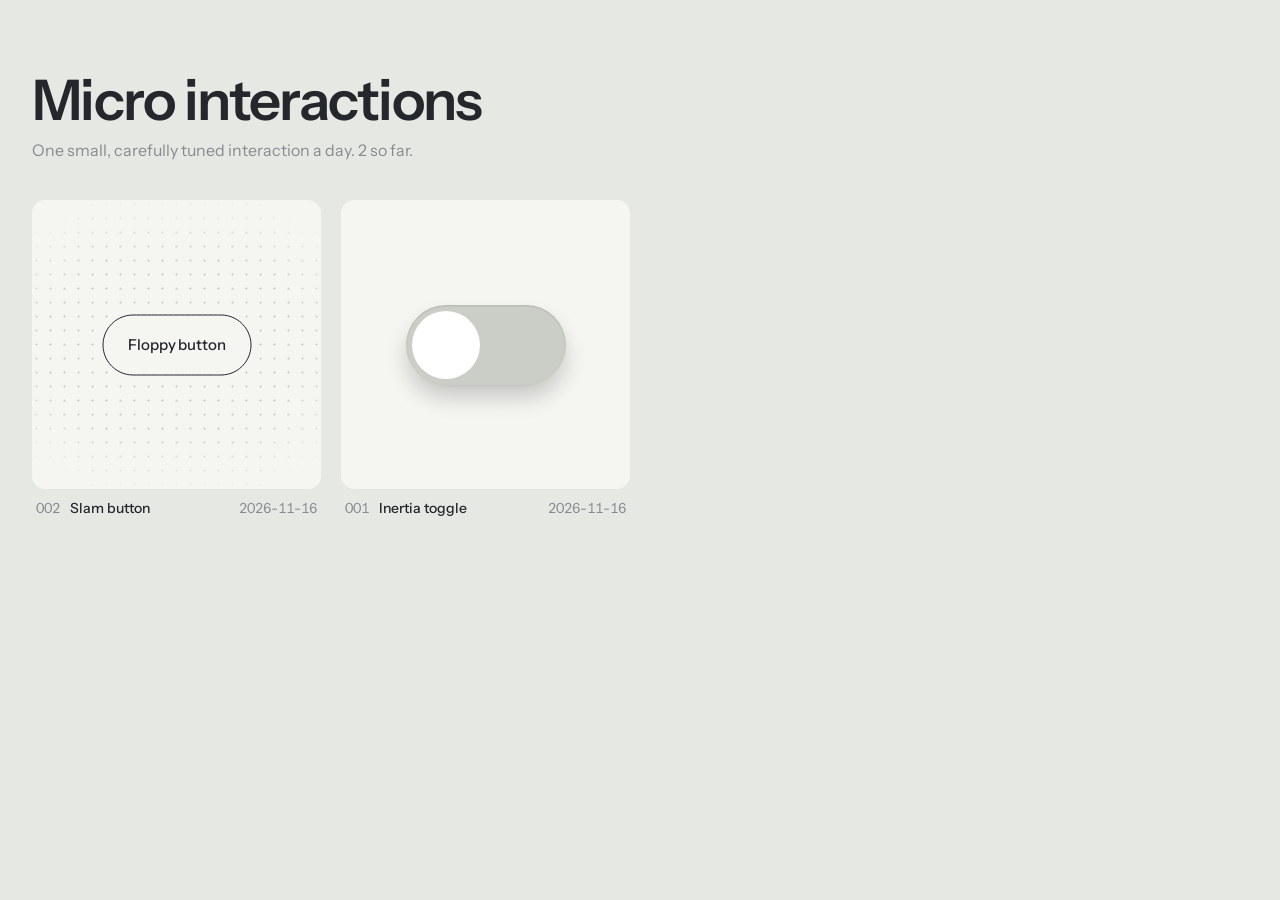
<file: index.html>
<!doctype html>
<html lang="en">
<head>
<meta charset="utf-8">
<meta name="viewport" content="width=device-width, initial-scale=1">
<title>Micro interactions</title>
<link rel="preconnect" href="https://fonts.googleapis.com">
<link rel="preconnect" href="https://fonts.gstatic.com" crossorigin>
<link href="https://fonts.googleapis.com/css2?family=Instrument+Sans:wght@400;500;600&display=swap" rel="stylesheet">
<link rel="stylesheet" href="shared/tokens.css">
<style>
  body {
    background: var(--ground);
    color: var(--ink);
    font-family: var(--font);
    -webkit-font-smoothing: antialiased;
  }
  header {
    max-width: 1400px;
    margin: 0 auto;
    padding: clamp(32px, 6vw, 72px) clamp(16px, 3vw, 32px) clamp(24px, 4vw, 40px);
  }
  h1 {
    margin: 0;
    font-size: clamp(32px, 5vw, 56px);
    font-weight: 600;
    letter-spacing: -0.03em;
    line-height: 1;
  }
  header p {
    margin: 12px 0 0;
    color: var(--muted);
    font-size: 16px;
    max-width: 52ch;
  }
  main {
    max-width: 1400px;
    margin: 0 auto;
    padding: 0 clamp(16px, 3vw, 32px) 80px;
    display: grid;
    grid-template-columns: repeat(auto-fill, minmax(280px, 1fr));
    gap: clamp(12px, 1.6vw, 20px);
  }
  figure { margin: 0; }
  .frame {
    aspect-ratio: var(--cell-ratio);
    border-radius: var(--cell-radius);
    overflow: hidden;
    background: var(--cell);
  }
  .frame iframe {
    display: block;
    width: 100%;
    height: 100%;
    border: 0;
    background: transparent;
  }
  figcaption {
    display: flex;
    align-items: baseline;
    gap: 10px;
    padding: 10px 4px 0;
    font-size: 14px;
  }
  .num { color: var(--muted); font-variant-numeric: tabular-nums; }
  figcaption a { color: var(--ink); text-decoration: none; font-weight: 500; }
  figcaption a:hover { text-decoration: underline; text-underline-offset: 3px; }
  figcaption a:focus-visible { outline: 2px solid var(--signal); outline-offset: 3px; border-radius: 2px; }
  time { margin-left: auto; color: var(--muted); font-variant-numeric: tabular-nums; }
</style>
</head>
<body>
<header>
  <h1>Micro interactions</h1>
  <p id="intro">One small, carefully tuned interaction a day.</p>
</header>
<main id="grid"></main>

<script src="manifest.js"></script>
<script>
  const grid = document.getElementById('grid');
  const items = [...window.MANIFEST].reverse(); // newest first

  document.getElementById('intro').textContent =
    `One small, carefully tuned interaction a day. ${items.length} so far.`;

  for (const item of items) {
    const href = `interactions/${item.slug}/`;
    const fig = document.createElement('figure');
    fig.innerHTML = `
      <div class="frame">
        <iframe src="${href}index.html" loading="lazy" title="${item.title}"></iframe>
      </div>
      <figcaption>
        <span class="num">${item.id}</span>
        <a href="${href}index.html" title="${item.note ?? ''}">${item.title}</a>
        <time datetime="${item.date}">${item.date}</time>
      </figcaption>`;
    grid.appendChild(fig);
  }
</script>
</body>
</html>
</file>
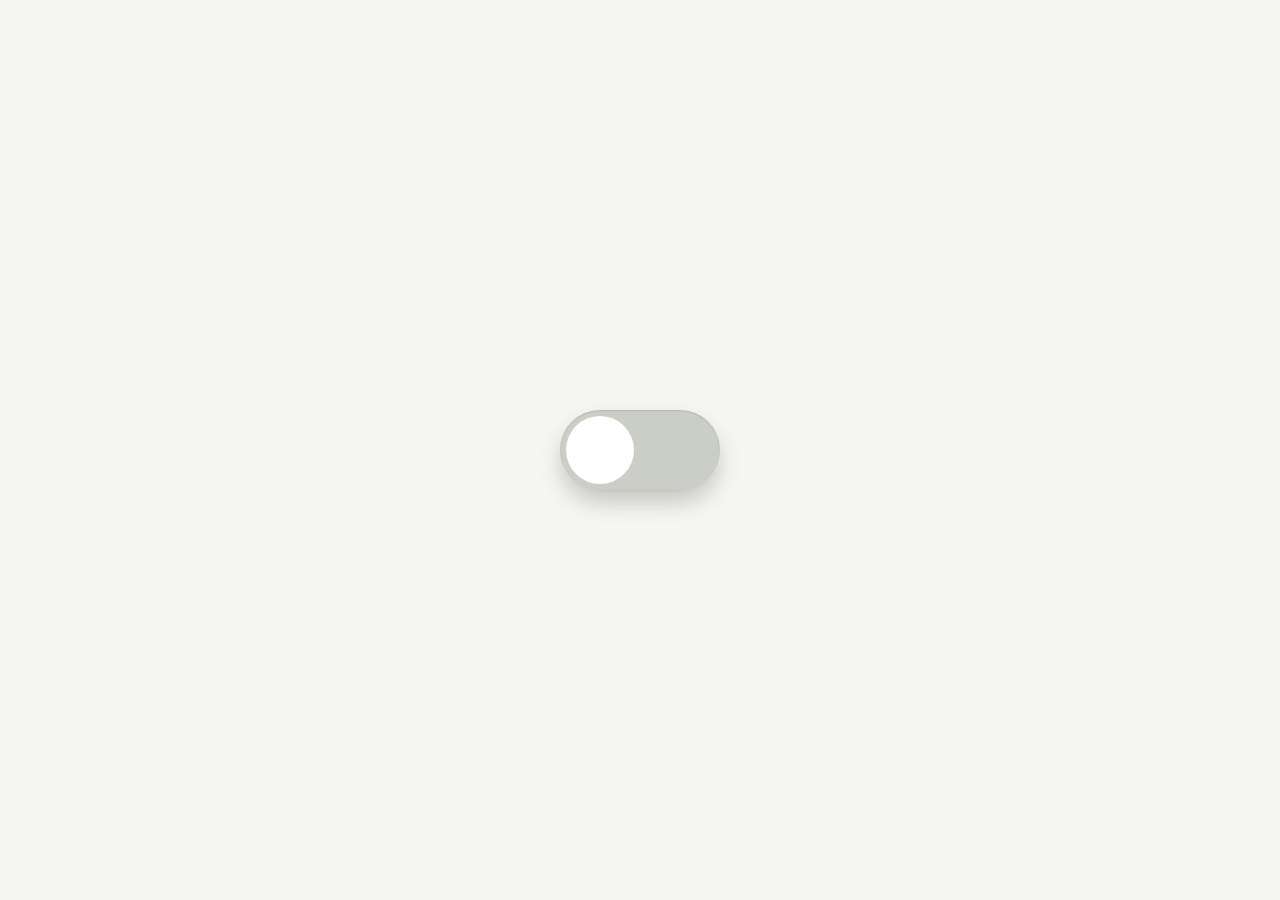
<file: interactions/001-inertia-toggle/index.html>
<!doctype html>
<html lang="en">
<head>
<meta charset="utf-8">
<meta name="viewport" content="width=device-width, initial-scale=1">
<title>001 Inertia toggle</title>
<link rel="stylesheet" href="../../shared/tokens.css">
<style>
  /* The stage never moves, so it is a stable reference for pointer math,
     and the shadows sit on it like on a table under the plate. */
  .stage {
    position: relative;
    display: grid;
  }
  .shadow {
    position: absolute;
    inset: 0;
    border-radius: 999px;
    background: #000;
    pointer-events: none;
    opacity: 0;
    will-change: transform, opacity;
  }
  /* Fixed blurs; only transform and opacity change per frame. */
  .shadow.ambient { filter: blur(12px); }
  .shadow.contact { filter: blur(2.5px); inset: 3px 6px; }
  .switch {
    --w: 160px;
    --h: 80px;
    --pad: 6px;
    position: relative;
    width: var(--w);
    height: var(--h);
    padding: 0;
    border: 0;
    border-radius: 999px;
    background: var(--track-off);
    cursor: grab;
    touch-action: none;
    -webkit-tap-highlight-color: transparent;
    box-shadow: inset 0 1px 2px rgb(0 0 0 / .12);
    /* The switch is a plate on a center pivot: pressing one side of it
       pushes that side into the screen. Kept flat (no preserve-3d) so the
       tilted plate can never cut through the knob; the knob's height is
       faked with a small parallax shift in JS instead. */
    will-change: transform;
  }
  /* Light on the tilted plate: the side pushed away darkens, the side
     coming toward you catches a little light. Set from JS. */
  .switch::before {
    content: "";
    position: absolute;
    inset: 0;
    border-radius: inherit;
    background: var(--shade, none);
    pointer-events: none;
  }
  .switch:active { cursor: grabbing; }
  .switch:focus-visible {
    outline: 2px solid var(--signal);
    outline-offset: 5px;
  }
  .knob {
    position: absolute;
    top: var(--pad);
    left: var(--pad);
    width: calc(var(--h) - 2 * var(--pad));
    height: calc(var(--h) - 2 * var(--pad));
    border-radius: 50%;
    background: var(--knob);
    will-change: transform;
    pointer-events: none;
  }
</style>
</head>
<body class="piece">

<div class="stage">
  <span class="shadow ambient" aria-hidden="true"></span>
  <span class="shadow contact" aria-hidden="true"></span>
  <button class="switch" role="switch" aria-checked="false" aria-label="Inertia toggle">
    <span class="knob"></span>
  </button>
</div>

<script>
(() => {
  const sw = document.querySelector('.switch');
  const knob = sw.querySelector('.knob');
  const stage = document.querySelector('.stage');
  const ambient = stage.querySelector('.ambient');
  const contact = stage.querySelector('.contact');
  const reduceMotion = matchMedia('(prefers-reduced-motion: reduce)');
  const dark = matchMedia('(prefers-color-scheme: dark)');

  // Geometry (px), read from CSS so the numbers live in one place.
  let W, H, PAD, K, TRAVEL;
  function measure() {
    const cs = getComputedStyle(sw);
    W = parseFloat(cs.width);
    H = parseFloat(cs.height);
    PAD = parseFloat(cs.getPropertyValue('--pad'));
    K = H - 2 * PAD;          // knob diameter
    TRAVEL = W - 2 * PAD - K; // distance the knob can move
  }

  // Track colors, re-read when the color scheme changes.
  let offRGB, onRGB;
  function readColors() {
    const root = getComputedStyle(document.documentElement);
    offRGB = hex(root.getPropertyValue('--track-off'));
    onRGB = hex(root.getPropertyValue('--signal'));
  }
  function hex(s) {
    s = s.trim().replace('#', '');
    if (s.length === 3) s = [...s].map(c => c + c).join('');
    const n = parseInt(s, 16);
    return [(n >> 16) & 255, (n >> 8) & 255, n & 255];
  }

  // Physical state.
  let x = 0, v = 0;          // knob position and velocity (px, px/s)
  let on = false;
  let target = 0;
  let press = 0, pressV = 0; // 0 = released, 1 = held (springs too)
  let rx = 0, rxV = 0;       // plate tilt (deg) around X and Y, and their
  let ry = 0, ryV = 0;       // angular velocities

  // Pointer state.
  let dragging = false, moved = false;
  let startPointer = 0, startX = 0;
  let ptrX = 0, ptrY = 0;    // pointer relative to the plate center, -1..1 at the edges

  // How far the plate tilts (deg). A press at the very edge reaches about
  // 3/4 of this; dragging beyond the plate keeps leaning in, then saturates.
  const TILT_Y = 20;  // pressing left/right
  const TILT_X = 22;  // pressing top/bottom (the plate is short, so more angle)
  const KICK = 42;    // knob slamming into an end: deg per knob-diameter of overshoot

  function readPointer(e) {
    // The stage is never transformed, so this ignores the plate's own tilt.
    const r = stage.getBoundingClientRect();
    const cx = r.left + r.width / 2, cy = r.top + r.height / 2;
    ptrX = (e.clientX - cx) / (W / 2);
    ptrY = (e.clientY - cy) / (H / 2);
  }

  // Springs. Released: underdamped, so momentum shows as overshoot.
  // Dragging: stiffer and close to critical, so the knob trails the
  // finger a little. That lag is what makes it feel heavy.
  function spring() {
    if (reduceMotion.matches) return { k: 700, c: 2 * Math.sqrt(700) };
    if (dragging) return { k: 900, c: 2 * Math.sqrt(900) * 0.8 };
    return { k: 420, c: 2 * Math.sqrt(420) * 0.42 };
  }

  // Past the ends the drag resists with growing force.
  function rubber(d) {
    const limit = 22;
    return limit * (1 - Math.exp(-d / (limit * 1.6)));
  }

  function setOn(next) {
    on = next;
    target = on ? TRAVEL : 0;
    sw.setAttribute('aria-checked', String(on));
  }

  // Simulation loop. Runs only while something is moving.
  let raf = 0, last = 0;
  function wake() {
    if (!raf) { last = performance.now(); raf = requestAnimationFrame(tick); }
  }
  function tick(now) {
    const dt = Math.min((now - last) / 1000, 1 / 30);
    last = now;
    const steps = 4, h = dt / steps;
    const { k, c } = spring();
    const calm = reduceMotion.matches;
    // Plate: follows the finger while held, heavy and close to critical;
    // let go, it rocks back on a looser spring.
    const tk = dragging ? 380 : 230;
    const tc = 2 * Math.sqrt(tk) * (calm ? 1 : dragging ? 0.75 : 0.36);
    const amt = calm ? 0.35 : 1;
    for (let i = 0; i < steps; i++) {
      v += (-k * (x - target) - c * v) * h;
      x += v * h;
      const pk = 600, pc = 2 * Math.sqrt(pk) * 0.7;
      pressV += (-pk * (press - (dragging ? 1 : 0)) - pc * pressV) * h;
      press += pressV * h;

      // When the knob overshoots an end, its momentum shoves that end of
      // the plate into the screen. The overshoot is itself a spring, so
      // the shove arrives and leaves with the knob's own timing.
      const over = x > TRAVEL ? x - TRAVEL : x < 0 ? x : 0;
      const kick = calm ? 0 : Math.max(-0.5, Math.min(0.5, over / K)) * KICK;
      const ty = (dragging ? Math.tanh(ptrX) * TILT_Y * amt : 0) + kick;
      const tx = dragging ? -Math.tanh(ptrY) * TILT_X * amt : 0;
      ryV += (-tk * (ry - ty) - tc * ryV) * h;
      ry += ryV * h;
      rxV += (-tk * (rx - tx) - tc * rxV) * h;
      rx += rxV * h;
    }
    render();
    const atRest = !dragging && Math.abs(v) < 0.5 && Math.abs(x - target) < 0.05
      && Math.abs(press) < 0.002 && Math.abs(pressV) < 0.01
      && Math.abs(rx) < 0.02 && Math.abs(ry) < 0.02
      && Math.abs(rxV) < 0.05 && Math.abs(ryV) < 0.05;
    if (atRest) {
      x = target; v = 0; press = 0; pressV = 0;
      rx = ry = rxV = ryV = 0;
      render();
      raf = 0;
      return;
    }
    raf = requestAnimationFrame(tick);
  }

  function render() {
    const over = x > TRAVEL ? x - TRAVEL : x < 0 ? x : 0;
    const base = Math.min(Math.max(x, 0), TRAVEL);
    let sx, sy, origin;

    if (over !== 0) {
      // Hitting an end: flatten against it, bulge vertically (keeps volume).
      const s = Math.min(Math.abs(over) / K, 0.45);
      sx = 1 - s * 0.75;
      sy = 1 + s * 0.4;
      origin = over > 0 ? 'right center' : 'left center';
    } else {
      // Moving fast: stretch along the direction of travel.
      const st = Math.min(Math.abs(v) / 2400, 1) * 0.16;
      sx = 1 + st;
      sy = 1 - st * 0.55;
      origin = 'center';
    }

    const p = 1 - press * 0.05; // a slight give while held
    knob.style.transformOrigin = origin;
    // The knob sits above the plate, so as the plate tilts it slides a
    // little toward the side coming at you (pressed flatter while held).
    const lift = 8 - press * 4;
    const deg = Math.PI / 180;
    const px = lift * Math.sin(ry * deg), py = -lift * Math.sin(rx * deg);
    knob.style.transform =
      `translate(${base + px}px, ${py}px) scale(${sx * p}, ${sy * p})`;

    // The plate sinks under the finger and tilts toward where it pushes.
    sw.style.transform =
      `perspective(420px) translateZ(${-press * 12}px) rotateX(${rx}deg) rotateY(${ry}deg)`;

    // Shadows carry most of the depth. Light comes from above, a touch in
    // front, so shadows fall down. The plate's height over the
    // stage (`elev`): 1 at rest, low when pushed in.
    const d = dark.matches ? 2.6 : 1;
    const elev = 1 - Math.min(Math.max(press, 0), 1.2) * 0.8;
    // A side pushed away is lower, so its shadow tucks in, while the
    // raised side throws its shadow out. Net: the shadow slides toward
    // the raised side.
    const shx = -ry * 0.9, shy = rx * 0.7;
    ambient.style.opacity = Math.min(0.2 * d * (0.55 + 0.45 * elev), 0.8);
    ambient.style.transform =
      `translate(${shx * elev}px, ${4 + 9 * elev + shy * elev}px) scale(${0.9 + 0.08 * elev}, ${0.84 + 0.12 * elev})`;
    // The contact shadow is where the plate nearly touches: darkest when
    // pushed in, and darker still on whichever end is pushed deepest.
    contact.style.opacity = Math.min(0.1 * d * (1.9 - 0.9 * elev), 0.8);
    contact.style.transform =
      `translate(${shx * 0.3}px, ${1 + 2.5 * elev + shy * 0.3}px) scale(${1 - 0.04 * elev})`;

    sw.style.setProperty('--shade', shade(ry, 'to right') + ',' + shade(-rx, 'to bottom'));

    // Track color follows the knob, with a little easing so the
    // color commits before the knob arrives.
    const t = Math.min(Math.max(x / TRAVEL, 0), 1);
    const e = t * t * (3 - 2 * t);
    const rgb = offRGB.map((a, i) => Math.round(a + (onRGB[i] - a) * e));
    sw.style.background = `rgb(${rgb.join(',')})`;
  }

  // A positive angle means the far end of `dir` is pushed away from you.
  function shade(deg, dir) {
    const a = Math.min(Math.abs(deg) * 0.011, 0.2);
    if (a < 0.002) return `linear-gradient(${dir}, transparent, transparent)`;
    const away = `rgb(0 0 0 / ${a.toFixed(3)})`;
    const near = `rgb(255 255 255 / ${(a * 0.6).toFixed(3)})`;
    const [from, to] = deg > 0 ? [near, away] : [away, near];
    return `linear-gradient(${dir}, ${from}, transparent 50%, ${to})`;
  }

  // Pointer input.
  let samples = [];
  sw.addEventListener('pointerdown', e => {
    if (e.button !== 0) return;
    sw.setPointerCapture(e.pointerId);
    readPointer(e);
    dragging = true;
    moved = false;
    startPointer = e.clientX;
    startX = target; // drag relative to where the knob is headed
    samples = [{ t: e.timeStamp, x: e.clientX }];
    wake();
  });

  sw.addEventListener('pointermove', e => {
    if (!dragging) return;
    readPointer(e);
    const dx = e.clientX - startPointer;
    if (Math.abs(dx) > 3) moved = true;
    let raw = startX + dx;
    if (raw > TRAVEL) raw = TRAVEL + rubber(raw - TRAVEL);
    else if (raw < 0) raw = -rubber(-raw);
    target = raw;
    samples.push({ t: e.timeStamp, x: e.clientX });
    if (samples.length > 6) samples.shift();
    wake();
  });

  function release(e) {
    if (!dragging) return;
    dragging = false;
    if (!moved) {
      // A tap: toggle, and give the knob a push off the start.
      setOn(!on);
      v += (on ? 1 : -1) * 120;
    } else {
      // A flick: the pointer's release speed carries into the knob.
      const a = samples[0], b = samples[samples.length - 1];
      const dt = (b.t - a.t) / 1000;
      const flick = dt > 0 && (e.timeStamp - b.t) < 80 ? (b.x - a.x) / dt : 0;
      v = v * 0.5 + flick * 0.6;
      const projected = x + v * 0.12;
      setOn(projected > TRAVEL / 2);
    }
    wake();
  }
  sw.addEventListener('pointerup', release);
  sw.addEventListener('pointercancel', release);

  // Keyboard (Space / Enter on a button fires click with detail 0).
  sw.addEventListener('click', e => {
    if (e.detail !== 0) return; // pointer clicks are handled above
    setOn(!on);
    v += (on ? 1 : -1) * 120;
    pressV += 9; // a key press is a push too: a brief dip
    wake();
  });
  sw.addEventListener('keydown', e => {
    if (e.key === 'ArrowRight' && !on) { setOn(true); pressV += 9; wake(); }
    if (e.key === 'ArrowLeft' && on) { setOn(false); pressV += 9; wake(); }
  });

  dark.addEventListener('change', () => { readColors(); render(); });
  addEventListener('resize', () => { measure(); target = on ? TRAVEL : 0; x = target; render(); });

  measure();
  readColors();
  render();
})();
</script>
</body>
</html>
</file>
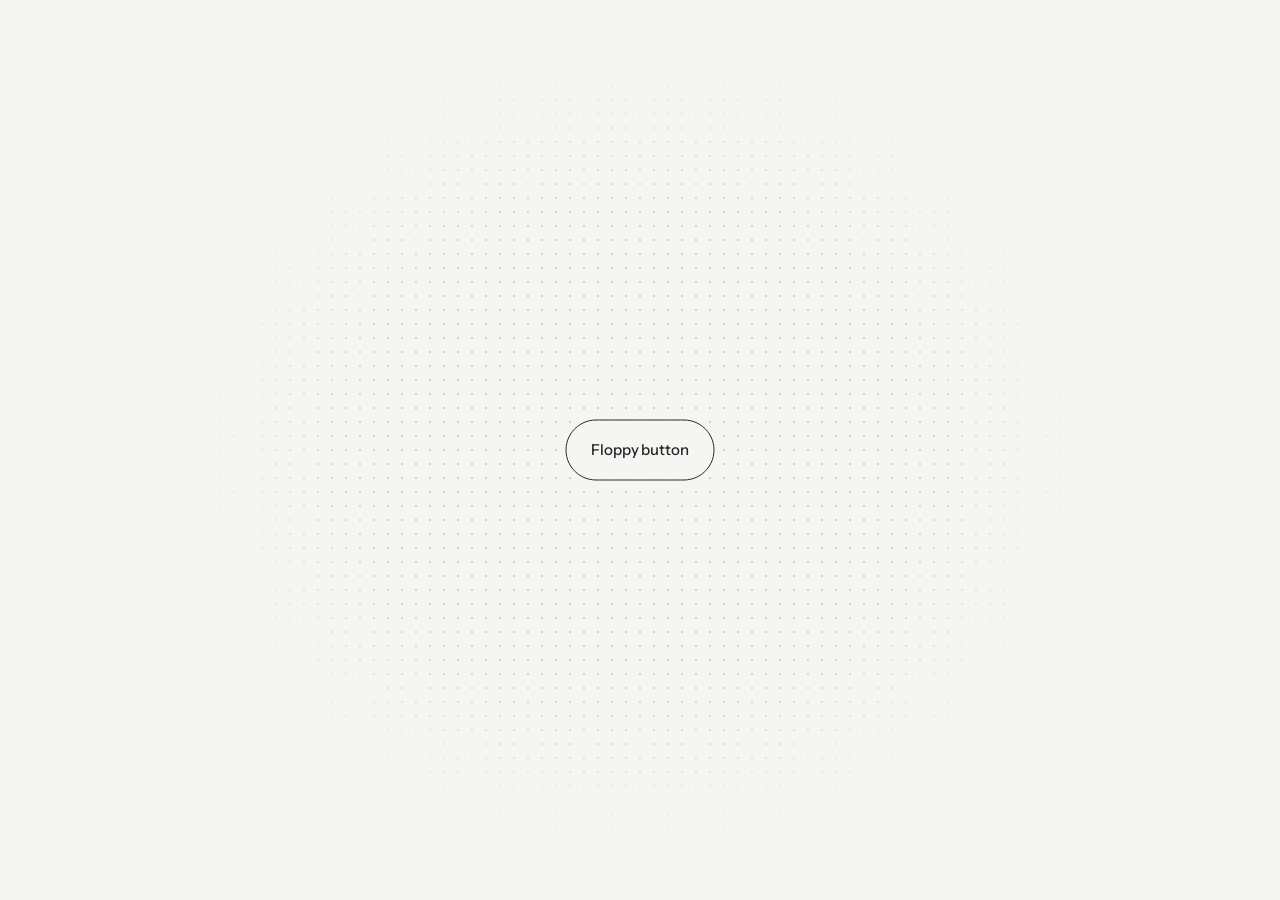
<file: interactions/002-slam-button/index.html>
<!doctype html>
<html lang="en">
<head>
<meta charset="utf-8">
<meta name="viewport" content="width=device-width, initial-scale=1">
<title>002 Slam button</title>
<link rel="preconnect" href="https://fonts.googleapis.com">
<link rel="preconnect" href="https://fonts.gstatic.com" crossorigin>
<link href="https://fonts.googleapis.com/css2?family=Instrument+Sans:wght@500&display=swap" rel="stylesheet">
<link rel="stylesheet" href="../../shared/tokens.css">
<style>
  /* The page is the surface: ripples are drawn on it, under the slab. */
  .surface {
    position: fixed;
    inset: 0;
    width: 100%;
    height: 100%;
    pointer-events: none;
  }
  /* Never transformed, so it is a stable reference for the ripple origin. */
  .stage {
    position: relative;
    display: grid;
  }
  .shadow {
    position: absolute;
    inset: 4px 8px;
    border-radius: 999px;
    background: #000;
    filter: blur(12px);
    opacity: 0;
    pointer-events: none;
    will-change: transform, opacity;
  }
  .slab {
    --w: 148px;
    --h: 60px;
    position: relative;
    width: var(--w);
    height: var(--h);
    padding: 0;
    border: 0;
    border-radius: 999px;
    background: transparent;
    cursor: pointer;
    -webkit-tap-highlight-color: transparent;
    will-change: transform;
  }
  /* The visible slab is drawn as a path so it can bend: its middle and
     its ends can sit at different heights. The button is the hit target. */
  .slab svg {
    position: absolute;
    inset: 0;
    width: 100%;
    height: 100%;
    overflow: visible;
    pointer-events: none;
  }
  .slab .face {
    fill: var(--cell);
    stroke: var(--ink);
    stroke-width: 1;
    vector-effect: non-scaling-stroke;
    stroke-linejoin: round;
  }
  /* Under-layers: copies of the outline between the slab and the page,
     like sheets peeling up off a stack. */
  .layers {
    position: absolute;
    inset: 0;
    width: 100%;
    height: 100%;
    overflow: visible;
    pointer-events: none;
  }
  .layers path {
    fill: var(--cell);
    stroke: var(--ink);
    stroke-width: 1;
    vector-effect: non-scaling-stroke;
    stroke-linejoin: round;
  }
  .slab .dent {
    fill: none;
    stroke: #000;
    stroke-width: 8;
    opacity: 0;
    filter: blur(3px);
  }
  /* The label is printed on the slab, so it bends with it: each letter
     is moved, scaled and turned to match the surface under it. */
  .slab .label {
    position: relative;
    white-space: pre;
    font: 500 15px/1 var(--font);
    letter-spacing: -0.005em;
    color: var(--ink);
    pointer-events: none;
    user-select: none;
    -webkit-user-select: none;
  }
  .slab .label span {
    display: inline-block;
    will-change: transform;
  }
  .slab:focus { outline: none; }
  .slab:focus-visible {
    outline: 2px solid var(--signal);
    outline-offset: 5px;
  }
</style>
</head>
<body class="piece">

<canvas class="surface" aria-hidden="true"></canvas>
<div class="stage">
  <span class="shadow" aria-hidden="true"></span>
  <svg class="layers" viewBox="-74 -30 148 60" aria-hidden="true"></svg>
  <button class="slab" aria-label="Floppy button">
    <svg viewBox="-74 -30 148 60" aria-hidden="true">
      <defs><clipPath id="slab-clip"><path class="clip"/></clipPath></defs>
      <path class="face"/>
      <g clip-path="url(#slab-clip)"><path class="dent"/></g>
    </svg>
    <span class="label" aria-hidden="true">Floppy button</span>
  </button>
</div>

<script>
(() => {
  const slab = document.querySelector('.slab');
  const stage = document.querySelector('.stage');
  const shadow = document.querySelector('.shadow');
  const face = slab.querySelector('.face');
  const dentPath = slab.querySelector('.dent');
  const clipPath = slab.querySelector('.clip');

  // Split the label into letters, and find where each one sits along the
  // slab (layout offsets, so the slab's own transform does not matter).
  const label = slab.querySelector('.label');
  const letters = [...label.textContent].map(ch => {
    const el = document.createElement('span');
    el.textContent = ch;
    return { el, x: 0 };
  });
  label.textContent = '';
  letters.forEach(l => label.appendChild(l.el));
  function measureLetters() {
    const mid = slab.offsetWidth / 2;
    for (const l of letters) l.x = label.offsetLeft + l.el.offsetLeft + l.el.offsetWidth / 2 - mid;
  }
  const canvas = document.querySelector('.surface');
  const ctx = canvas.getContext('2d');
  const reduceMotion = matchMedia('(prefers-reduced-motion: reduce)');
  const dark = matchMedia('(prefers-color-scheme: dark)');

  // Height of the slab over the page, in units of its hover height.
  // 1 = hovering, 0 = resting on the page, below 0 = pushed into it.
  let z = 0, vz = 0;
  let hovered = false, focusLift = false, pressed = false;
  const DEPTH = -0.1;     // how far a held press sinks into the surface
  const LIFT_PX = 12;     // hover height on screen

  // Layers under the slab. Each one is pulled up by the one above it on
  // a looser spring, so on hover they peel off the page one after another
  // and fan out; on a slam the slab drives down through them and they
  // collapse onto the page. Bottom-most first in the array.
  const LAYERS = 3;
  const layers = [];
  {
    const svgL = document.querySelector('.layers');
    for (let i = 0; i < LAYERS; i++) {
      const el = document.createElementNS('http://www.w3.org/2000/svg', 'path');
      svgL.appendChild(el);
      // Share of the slab's height this layer rides at, and its spring.
      const frac = (i + 1) / (LAYERS + 1);
      const k = 170 * (0.55 + 0.45 * frac);
      layers.push({ el, frac, k, z: 0, v: 0 });
    }
  }

  // Bend: how much higher the middle sits than the two ends, in the same
  // units as z. The ends are like masses hung on the middle by a springy
  // panel, so they lag whatever the middle does: lifting, the ends trail
  // below; pushed down, they stay up; hitting the page, they keep going
  // and slap down, then the panel wobbles out.
  let b = 0, vb = 0;
  // Ripples on the surface: each one is a short packet of crests that
  // spreads out from the slab's outline through the dot grid.
  let waves = [];

  function calm() { return reduceMotion.matches; }

  function step(h) {
    const prev = z;
    let a = 0;
    if (pressed && z > 0) {
      // Pushed down from the air: the hand drives it, gravity helps.
      a = -70;
    }
    if (!pressed) {
      // Floating: a soft spring with a little bob.
      const target = hovered || focusLift ? 1 : 0;
      const k = 170, c = 2 * Math.sqrt(k) * (calm() ? 1 : 0.5);
      a += -k * (z - target) - c * vz;
    }
    if (z < 0 || (pressed && z <= 0)) {
      // In contact the page is hard: a stiff spring. Held, the finger
      // keeps it sunk in; released, the stored squash springs it back up.
      const k = 2600, c = 2 * Math.sqrt(k) * (calm() ? 1 : 0.42);
      a += -k * (z - (pressed ? DEPTH : 0)) - c * vz;
    }
    vz += a * h;
    z += vz * h;
    if (prev > 0 && z <= 0) impact(-vz);

    // Layers: each follows its share of the slab's current height, top
    // layer first, with less stiffness further down (more lag).
    let ceiling = Math.max(z, 0);
    for (let i = LAYERS - 1; i >= 0; i--) {
      const L = layers[i];
      const c = 2 * Math.sqrt(L.k) * (calm() ? 1 : 0.55);
      L.v += (-L.k * (L.z - Math.max(z, 0) * L.frac) - c * L.v) * h;
      L.z += L.v * h;
      // A layer can't pass through the one above it, or the page below.
      if (L.z > ceiling) { L.z = ceiling; L.v = Math.min(L.v, vz); }
      if (L.z < 0) { L.z = 0; L.v = 0; }
      ceiling = L.z;
    }

    // Held up by its middle, the slab sags a little at the ends; held
    // down by a finger in the middle, the ends stand a little proud.
    const up = Math.max(z, 0);
    const bRest = pressed ? (z <= 0 ? -0.22 : 0) : 0.4 * up;
    const kb = 900, cb = 2 * Math.sqrt(kb) * (calm() ? 1 : 0.22);
    const drive = Math.max(-650, Math.min(650, a)) * (calm() ? 0.5 : 1.7);
    vb += (-kb * (b - bRest) - cb * vb + drive) * h;
    b += vb * h;
  }

  // The slab hits the page. Ripple strength follows impact speed, so a
  // slam from the hover height makes waves and a set-down barely does.
  function impact(speed) {
    if (speed < 1.5) return;
    const s = Math.min(speed / 12, 1.3);
    waves.push({ t: 0, s });
    if (waves.length > 8) waves.shift();
  }

  // Loop runs only while something moves.
  let raf = 0, last = 0;
  function wake() {
    if (!raf) { last = performance.now(); raf = requestAnimationFrame(tick); }
  }
  function tick(now) {
    const dt = Math.min((now - last) / 1000, 1 / 30);
    last = now;
    const steps = 4, h = dt / steps;
    for (let i = 0; i < steps; i++) step(h);
    for (const w of waves) w.t += dt;
    waves = waves.filter(w => w.t < (calm() ? 1.4 : 2.2));

    render();
    const target = pressed ? DEPTH : hovered || focusLift ? 1 : 0;
    const atRest = Math.abs(z - target) < 0.002 && Math.abs(vz) < 0.01 && !waves.length
      && Math.abs(vb) < 0.01 && Math.abs(b - bAt(target)) < 0.002
      && layers.every(L => Math.abs(L.v) < 0.01 && Math.abs(L.z - Math.max(target, 0) * L.frac) < 0.002);
    if (atRest) {
      z = target; vz = 0;
      b = bAt(target); vb = 0;
      for (const L of layers) { L.z = Math.max(target, 0) * L.frac; L.v = 0; }
      render();
      raf = 0;
      return;
    }
    raf = requestAnimationFrame(tick);
  }

  function bAt(zr) { return pressed ? -0.22 : 0.4 * Math.max(zr, 0); }

  // Outline of the slab with its bend applied. Points sit at height
  // -b * u^2 relative to the middle (u = 0 middle, 1 at the ends), and
  // lower points are drawn lower on screen and a touch smaller.
  const HW = 74, HH = 30, CR = HH; // fully rounded ends
  const BEND_PX = 10;   // on-screen drop of the ends per unit of bend
  const outline = (() => {
    const pts = [];
    const arc = (cx, cy, a0) => {
      for (let i = 0; i <= 14; i++) {
        const t = a0 + (i / 14) * Math.PI / 2;
        pts.push([cx + Math.cos(t) * CR, cy + Math.sin(t) * CR]);
      }
    };
    const line = (x0, y0, x1, y1, n) => {
      for (let i = 1; i < n; i++) pts.push([x0 + (x1 - x0) * i / n, y0 + (y1 - y0) * i / n]);
    };
    const ix = HW - CR, iy = HH - CR;
    arc(ix, iy, 0);                        // bottom right
    line(ix, HH, -ix, HH, 24);             // bottom edge
    arc(-ix, iy, Math.PI / 2);             // bottom left
    if (iy > 0) line(-HW, iy, -HW, -iy, 4); // left edge
    arc(-ix, -iy, Math.PI);                // top left
    line(-ix, -HH, ix, -HH, 24);           // top edge
    arc(ix, -iy, Math.PI * 1.5);           // top right
    if (iy > 0) line(HW, -iy, HW, iy, 4);   // right edge
    return pts;
  })();

  function bentPath(bend) {
    let d = '';
    for (let i = 0; i < outline.length; i++) {
      const [x, y] = outline[i];
      const u = x / HW;
      const hr = -bend * u * u;              // height relative to the middle
      const s = 1 + hr * 0.06;
      const px = x * s, py = y * s - hr * BEND_PX;
      d += (i ? 'L' : 'M') + px.toFixed(2) + ' ' + py.toFixed(2);
    }
    return d + 'Z';
  }

  function render() {
    const d = dark.matches ? 2.6 : 1;

    // Lifted: rises toward you (up and slightly larger).
    // Sunk: the footprint spreads as it is squashed into the page.
    const up = Math.max(z, 0), down = Math.max(-z, 0);
    const scale = 1 + up * 0.035 + down * 0.35;
    slab.style.transform = `translateY(${-up * LIFT_PX}px) scale(${scale})`;

    // Shadow only exists once there is air under the slab: higher means
    // further away, larger, softer.
    shadow.style.opacity = Math.min(up * 0.22 * d * (1.15 - 0.25 * up), 0.85);
    shadow.style.transform =
      `translateY(${3 + up * 10}px) scale(${0.92 + up * 0.08}, ${0.85 + up * 0.15})`;

    const bend = Math.max(-1.4, Math.min(1.4, b));
    const shape = bentPath(bend);
    face.setAttribute('d', shape);

    // Under-layers: same projection as the slab at their own height. Their
    // bend follows the slab's, softer the lower they are. Edges fade
    // toward the page so the stack reads as depth.
    for (let i = 0; i < LAYERS; i++) {
      const L = layers[i];
      const vis = Math.min(L.z / 0.06, 1);
      if (vis < 0.01) { L.el.style.opacity = 0; continue; }
      L.el.style.opacity = vis;
      L.el.style.strokeOpacity = (0.25 + 0.5 * L.frac).toFixed(3);
      L.el.setAttribute('d', bentPath(bend * L.frac));
      L.el.setAttribute('transform',
        `translate(0 ${(-L.z * LIFT_PX).toFixed(2)}) scale(${(1 + L.z * 0.035).toFixed(4)})`);
    }

    // Same surface for the letters: drop, scale, and the slope's angle.
    for (const l of letters) {
      const u = l.x / HW;
      const hr = -bend * u * u;
      const ls = 1 + hr * 0.06;
      const dy = -hr * BEND_PX;
      const slope = (2 * bend * u * BEND_PX) / HW;
      l.el.style.transform = hr === 0 ? '' :
        `translate(${(l.x * (ls - 1)).toFixed(2)}px, ${dy.toFixed(2)}px) rotate(${Math.atan(slope).toFixed(4)}rad) scale(${ls.toFixed(4)})`;
    }

    // Pushed into the page: the rim of the dent shades the top edge.
    const s = Math.min(down / 0.1, 1.6);
    if (s > 0.01) {
      clipPath.setAttribute('d', shape);
      dentPath.setAttribute('d', shape);
      dentPath.setAttribute('transform', `translate(0 ${(s * 3).toFixed(2)})`);
      dentPath.style.opacity = Math.min(s * 0.16 * d, 0.6);
    } else {
      dentPath.style.opacity = 0;
    }

    drawSurface();
  }

  // --- Surface: a dot grid the ripples travel through ---------------------
  //
  // Each dot is a marker on the page surface. A passing crest pushes it
  // outward and swells it, a trough pulls it back and shrinks it, so the
  // wave shows as a band of motion moving through an otherwise still grid.

  let dpr = 1, cw = 0, ch = 0;
  function sizeCanvas() {
    dpr = Math.min(devicePixelRatio || 1, 2);
    cw = innerWidth; ch = innerHeight;
    canvas.width = Math.round(cw * dpr);
    canvas.height = Math.round(ch * dpr);
  }

  let dotRGB, crestRGB;
  function readColors() {
    const root = getComputedStyle(document.documentElement);
    dotRGB = hex(root.getPropertyValue('--muted'));
    crestRGB = hex(root.getPropertyValue('--ink'));
  }
  function hex(s) {
    s = s.trim().replace('#', '');
    if (s.length === 3) s = [...s].map(c => c + c).join('');
    const n = parseInt(s, 16);
    return [(n >> 16) & 255, (n >> 8) & 255, n & 255];
  }

  const GRID = 14;        // px between dots
  const DOT = 1.1;        // dot radius at rest
  const R = 30;           // slab corner radius: half its height (pill)

  function drawSurface() {
    ctx.setTransform(dpr, 0, 0, dpr, 0, 0);
    ctx.clearRect(0, 0, cw, ch);

    const r = stage.getBoundingClientRect();
    const cx = r.left + r.width / 2, cy = r.top + r.height / 2;
    const ix = r.width / 2 - R, iy = r.height / 2 - R; // inner (straight) half extents
    const reach = Math.min(cw, ch) * 0.5;               // the grid fades out by here
    const quiet = calm();
    const SPEED = quiet ? 110 : 240;  // px/s
    const LAMBDA = quiet ? 52 : 40;   // wavelength, px
    const PUSH = quiet ? 2.5 : 7;       // max outward shove of a dot, px
    const dent = Math.max(-z, 0) / 0.1; // how hard the slab is pressed in

    // Per-wave values that do not depend on the dot.
    const ws = waves.map(w => ({
      front: SPEED * w.t * (1 - w.t * 0.15),
      amp: w.s * Math.exp(-w.t * (quiet ? 2.8 : 1.9)) * (quiet ? 0.5 : 1),
    }));

    const [dr, dg, db] = dotRGB, [kr, kg, kb] = crestRGB;
    // Align the grid on the slab center so it sits symmetric around it.
    const x0 = cx - Math.ceil(cx / GRID) * GRID, y0 = cy - Math.ceil(cy / GRID) * GRID;

    // Resting dots are batched into a few paths by alpha level.
    const LEVELS = 16;
    const still = Array.from({ length: LEVELS }, () => new Path2D());
    for (let y = y0; y < ch + GRID; y += GRID) {
      for (let x = x0; x < cw + GRID; x += GRID) {
        // Distance from the slab outline and the outward direction there.
        // Offsetting a rounded rectangle gives a rounded rectangle with a
        // bigger radius, so far out the wave fronts turn circular.
        const qx = Math.max(-ix, Math.min(ix, x - cx));
        const qy = Math.max(-iy, Math.min(iy, y - cy));
        const vx = x - cx - qx, vy = y - cy - qy;
        const len = Math.hypot(vx, vy);
        const o = len - R;
        if (o < 3) continue;                       // under the slab
        const fade = 1 - smooth((o - reach * 0.3) / (reach * 0.65));
        if (fade <= 0) continue;
        const nx = vx / len, ny = vy / len;

        // Sum the waves: a short packet of crests riding behind each front.
        let h = 0;
        for (const w of ws) {
          const u = o - (w.front - LAMBDA * 0.6);
          if (u > LAMBDA * 2 || u < -LAMBDA * 3) continue;
          h += w.amp * Math.cos((2 * Math.PI * u) / LAMBDA) *
            Math.exp(-(u * u) / (LAMBDA * LAMBDA * 1.4)) / (1 + o / 160);
        }
        // Held in, the slab dents the page: nearby dots get drawn toward it.
        const pull = dent * 3 * Math.exp(-o / 22);

        const restA = 0.42 * fade;
        if (Math.abs(h) < 0.015 && pull < 0.05) {
          const p = still[Math.min(LEVELS - 1, Math.round(fade * (LEVELS - 1)))];
          p.moveTo(x + DOT, y);
          p.arc(x, y, DOT, 0, 2 * Math.PI);
          continue;
        }
        const disp = h * PUSH - pull;
        const px = x + nx * disp, py = y + ny * disp;
        const rad = Math.max(0.3, DOT * (1 + h * 1.4));
        const lit = Math.min(Math.max(h, 0) * 1.4, 1); // crests darken toward ink
        const a = Math.min(restA * (1 + Math.abs(h) * 1.6), 1);
        ctx.fillStyle = `rgb(${dr + (kr - dr) * lit | 0} ${dg + (kg - dg) * lit | 0} ${db + (kb - db) * lit | 0} / ${a.toFixed(3)})`;
        ctx.beginPath();
        ctx.arc(px, py, rad, 0, 2 * Math.PI);
        ctx.fill();
      }
    }
    for (let i = 1; i < LEVELS; i++) {
      ctx.fillStyle = `rgb(${dr} ${dg} ${db} / ${(0.42 * i / (LEVELS - 1)).toFixed(3)})`;
      ctx.fill(still[i]);
    }
  }

  function smooth(t) {
    t = Math.min(Math.max(t, 0), 1);
    return t * t * (3 - 2 * t);
  }

  // --- Input -----------------------------------------------------------

  function press() {
    if (pressed) return;
    pressed = true;
    if (z <= 0.05) {
      // Already on the page (touch, or not hovered): no fall to speak of,
      // so the push itself is the impact.
      impact(calm() ? 5 : 8);
    } else {
      vz = Math.min(vz, calm() ? -2 : -6); // the shove that starts the fall
    }
    wake();
  }
  function release() {
    if (!pressed) return;
    pressed = false;
    wake();
  }

  slab.addEventListener('pointerenter', e => {
    if (e.pointerType === 'touch') return;
    hovered = true; wake();
  });
  slab.addEventListener('pointerleave', e => {
    if (pressed) return; // captured; decided on release
    hovered = false; wake();
  });
  slab.addEventListener('pointerdown', e => {
    if (e.button !== 0) return;
    slab.setPointerCapture(e.pointerId);
    press();
  });
  function pointerEnd(e) {
    if (!pressed) return;
    const r = stage.getBoundingClientRect();
    hovered = e.pointerType !== 'touch' && e.type === 'pointerup' &&
      e.clientX >= r.left && e.clientX <= r.right &&
      e.clientY >= r.top && e.clientY <= r.bottom;
    release();
  }
  slab.addEventListener('pointerup', pointerEnd);
  slab.addEventListener('pointercancel', pointerEnd);

  // Keyboard: keyboard focus lifts it, Space or Enter slams it.
  slab.addEventListener('focus', () => {
    focusLift = slab.matches(':focus-visible'); wake();
  });
  slab.addEventListener('blur', () => {
    focusLift = false; release(); wake();
  });
  slab.addEventListener('keydown', e => {
    if ((e.key === ' ' || e.key === 'Enter') && !e.repeat) {
      e.preventDefault();
      focusLift = true;
      press();
    }
  });
  slab.addEventListener('keyup', e => {
    if (e.key === ' ' || e.key === 'Enter') release();
  });

  addEventListener('resize', () => { sizeCanvas(); render(); });
  dark.addEventListener('change', () => { readColors(); render(); });

  sizeCanvas();
  readColors();
  measureLetters();
  document.fonts.ready.then(() => { measureLetters(); render(); });
  render();
})();
</script>
</body>
</html>
</file>
<file: shared/tokens.css>
/* Shared tokens for every piece and the grid.
   Keep this file small: palette, type, cell shape, easing. Nothing piece-specific. */

:root {
  /* Palette (light) */
  --ground:    #E6E8E3; /* page behind the grid */
  --cell:      #F5F6F2; /* surface of every cell / piece */
  --ink:       #24272C; /* primary text and strong marks */
  --muted:     #868B90; /* captions, secondary text */
  --line:      #D3D6CF; /* hairlines */
  --signal:    #2F4BDB; /* the one accent: "on", active, focus */
  --knob:      #FFFFFF; /* raised elements */
  --track-off: #CBCEC6; /* inactive tracks */

  /* Cell shape */
  --cell-ratio: 1 / 1;
  --cell-radius: 14px;

  /* Type */
  --font: "Instrument Sans", ui-sans-serif, system-ui, -apple-system, "Segoe UI", sans-serif;

  /* Motion */
  --ease-out:    cubic-bezier(.22, 1, .36, 1);
  --ease-in-out: cubic-bezier(.65, 0, .35, 1);

  color-scheme: light;
}

@media (prefers-color-scheme: dark) {
  :root {
    --ground:    #16181B;
    --cell:      #1F2226;
    --ink:       #E8EAE4;
    --muted:     #7D838A;
    --line:      #2E3237;
    --signal:    #6E86FF;
    --knob:      #E8EAE4;
    --track-off: #3A3E44;
    color-scheme: dark;
  }
}

*, *::before, *::after { box-sizing: border-box; }
html, body { margin: 0; }

/* Base for a single piece page (interactions/NNN-slug/index.html) */
body.piece {
  min-height: 100vh;
  display: grid;
  place-items: center;
  background: var(--cell);
  color: var(--ink);
  font-family: var(--font);
  -webkit-font-smoothing: antialiased;
  overflow: hidden;
}
</file>
